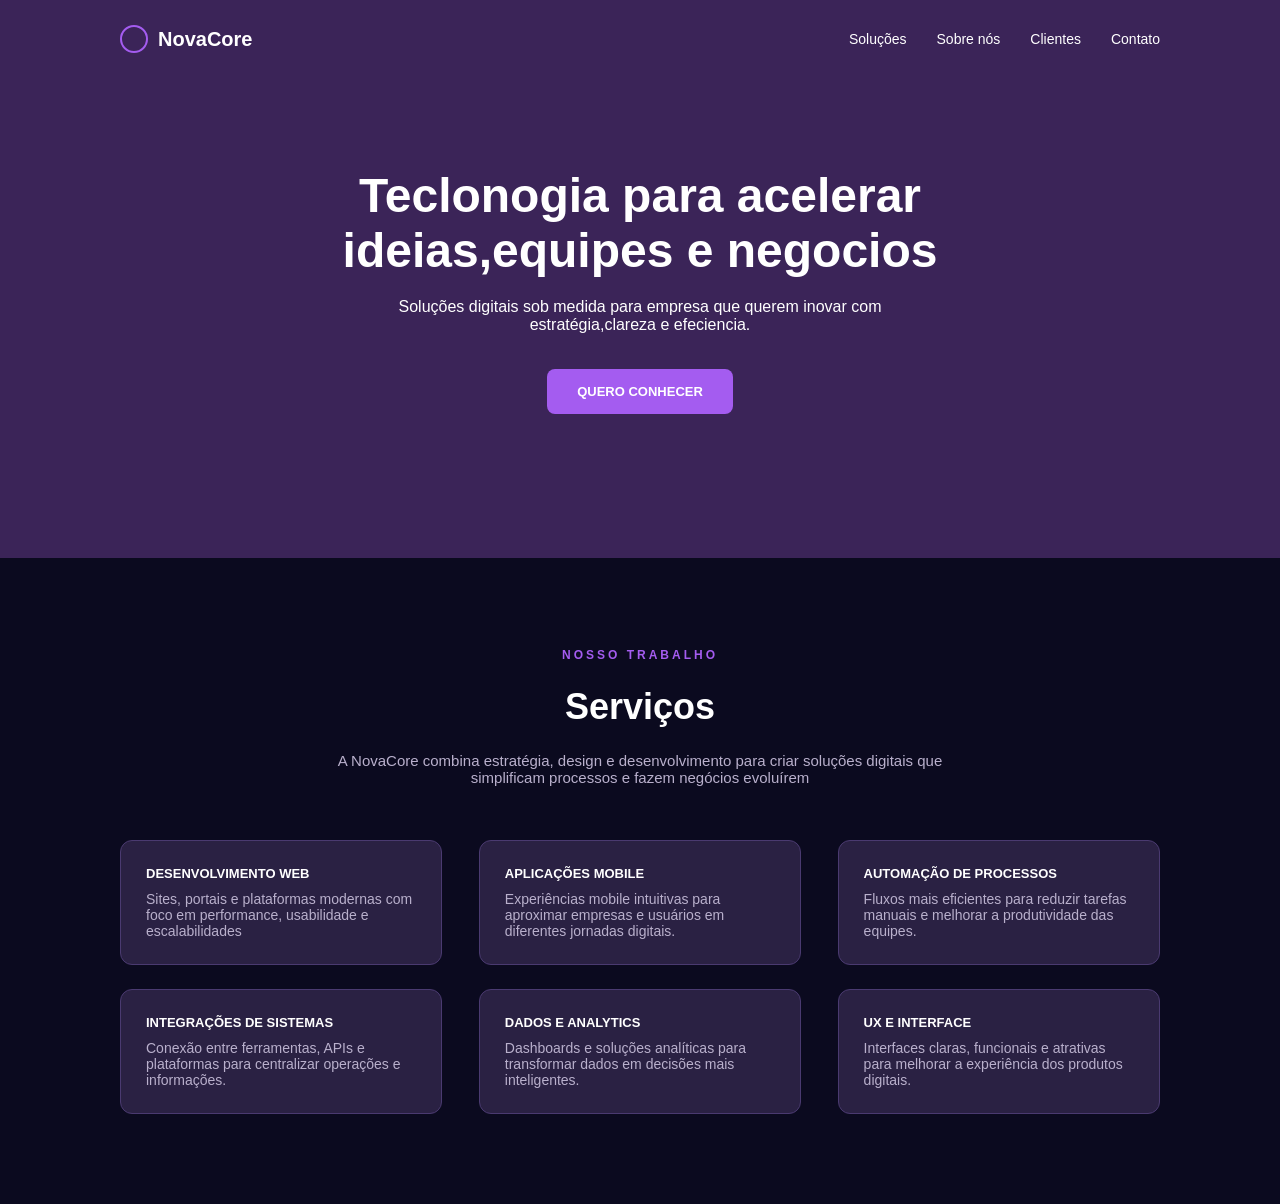
<file: index.html>
<!DOCTYPE html>
<html lang="en">
<head>
    <meta charset="UTF-8">
    <meta name="viewport" content="width=device-width, initial-scale=1.0">
    <link rel="stylesheet" href="./css/style.css">
    <title>Revisão</title>
</head>
<body>
    <h1>NovaCore</h1>
    <nav>
        <ul>
           <li><a href=#solução></a>Soluções</li>
           <li><a href=#sobre nós></a>Sobre nós</li>
           <li><a href=#Clientes></a>Clientes</li>
           <li><a href=#Contato></a>Contato</li>
        </ul>
    </nav>

    <main class="inicio">
        <h1>Teclonogia para acelerar ideias,equipes e negocios</h1>
        <p>Soluções digitais sob medida para empresa que querem inovar com estratégia,clareza e efeciencia.</p>
        <button>QUERO CONHECER</button>
        
</main>

    <section class="servicos">
        <h6>Nosso trabalho</h6>
        <h1>Serviços</h1>

        <p>A NovaCore combina estratégia, design e desenvolvimento para criar soluções digitais que simplificam processos e fazem
        negócios evoluírem</p>

     <div class="box-1">
        <h3>DESENVOLVIMENTO WEB</h3>
        <p>Sites, portais e plataformas modernas com foco em performance, usabilidade e escalabilidades</p>

     </div>
     <div class="box-2">
        <h3>APLICAÇÕES MOBILE</h3>
        <p>Experiências mobile intuitivas para aproximar empresas e usuários em diferentes jornadas digitais.</p>

     </div>
     <div class="box-3">
        <h3>AUTOMAÇÃO DE PROCESSOS</h3>
        <p>Fluxos mais eficientes para reduzir tarefas manuais e melhorar a produtividade das equipes.</p>

     </div>
     <div class="box-4">
        <h3>INTEGRAÇÕES DE SISTEMAS</h3>
        <p>Conexão entre ferramentas, APIs e plataformas para centralizar operações e informações.</p>

     </div>
     <div class="box-5">
        <h3>DADOS E ANALYTICS</h3>
        <p>Dashboards e soluções analíticas para transformar dados em decisões mais inteligentes.</p>

     </div>
     <div class="box-6">
        <h3>UX E INTERFACE</h3>
        <p>Interfaces claras, funcionais e atrativas para melhorar a experiência dos produtos digitais.</p>

     </div>



        </section>



</body>
</html>
</file>
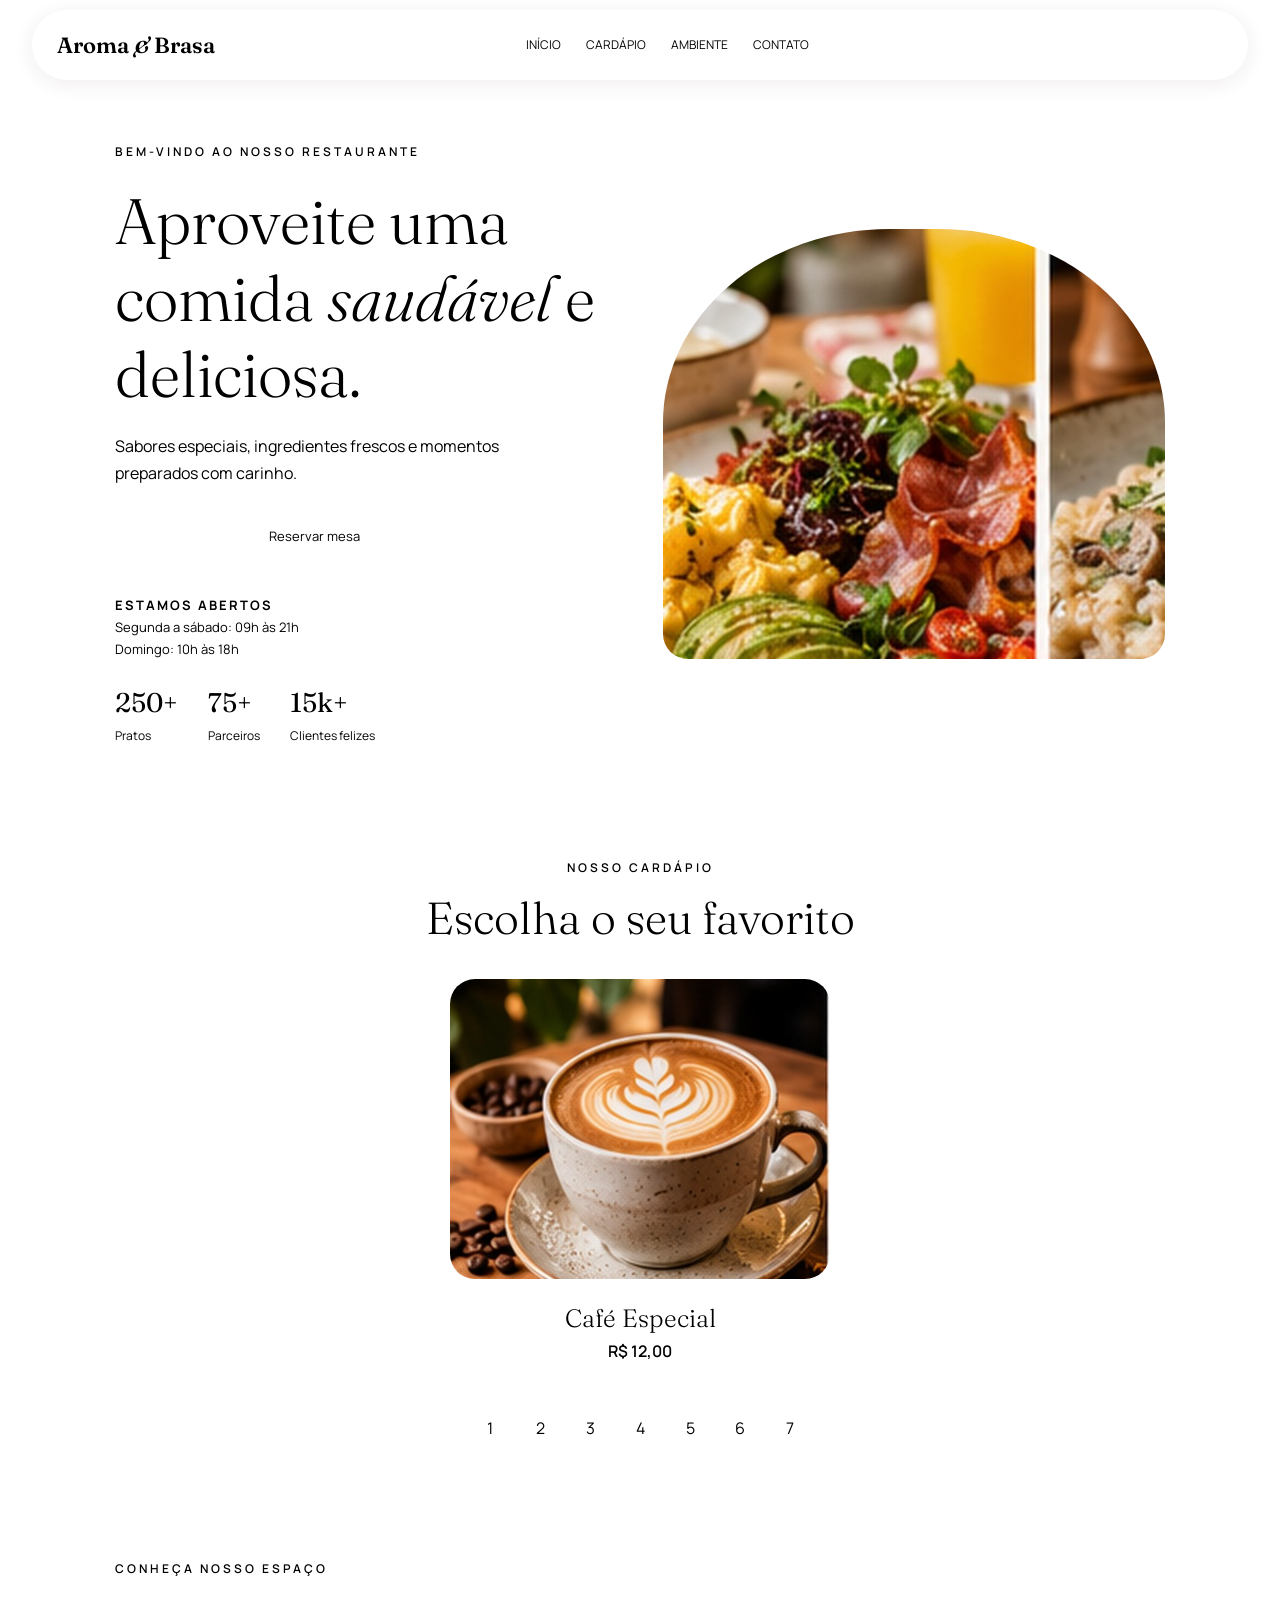
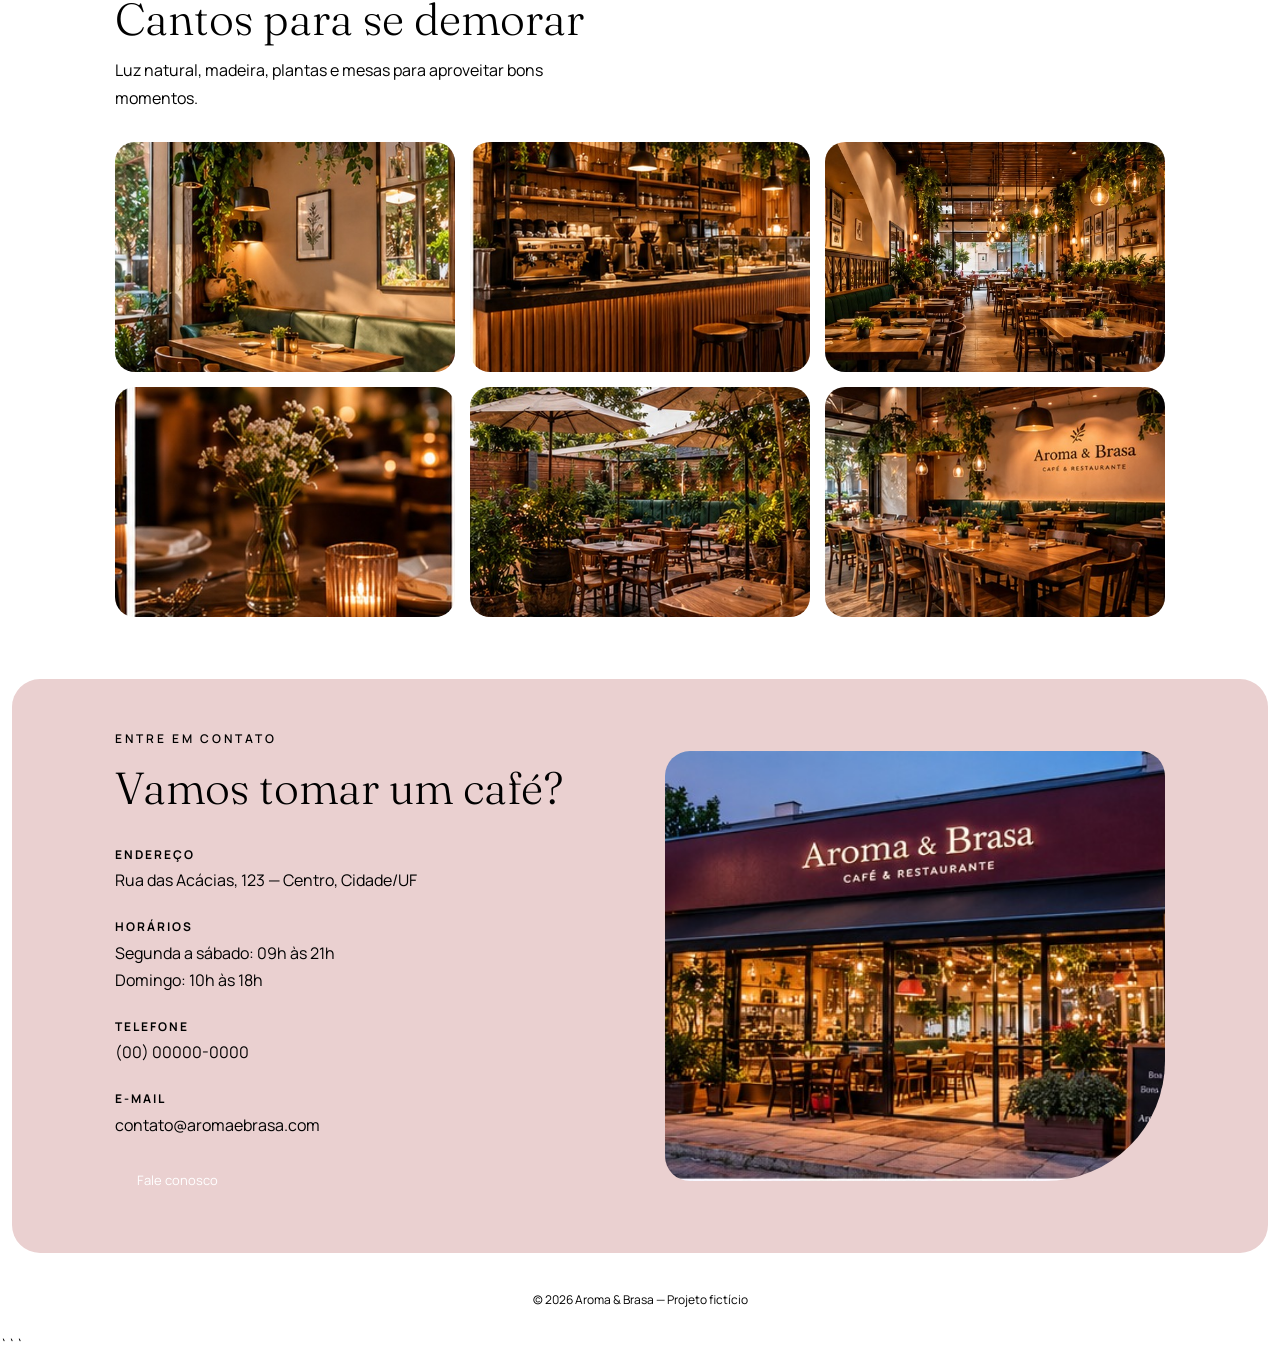
<file: vibecode.html>
<!DOCTYPE html>
<html lang="pt-BR">
<head>
    <meta charset="UTF-8">
    <meta name="viewport" content="width=device-width, initial-scale=1.0">

    <title>Aroma & Brasa — Café & Restaurante</title>

    <link href="https://fonts.googleapis.com/css2?family=Fraunces:wght@300;400;600&family=Manrope:wght@300;400;600&display=swap" rel="stylesheet">

    <link rel="stylesheet" href="css/vibecode.css">
</head>
<body>

<header>
    <a class="logo" href="#inicio">Aroma <i>&</i> Brasa</a>

    <nav>
        <a href="#inicio">Início</a>
        <a href="#cardapio">Cardápio</a>
        <a href="#ambiente">Ambiente</a>
        <a href="#contato">Contato</a>
    </nav>

    <a class="botao-header" href="#cardapio">Ver cardápio</a>
</header>

<main>

    <!-- INÍCIO -->
    <section class="hero panel" id="inicio">
        <div class="wrap">
            <div class="texto">
                <p class="tag">Bem-vindo ao nosso restaurante</p>

                <h1>
                    Aproveite uma comida
                    <i>saudável</i> e deliciosa.
                </h1>

                <p>
                    Sabores especiais, ingredientes frescos
                    e momentos preparados com carinho.
                </p>

                <div class="botoes">
                    <a class="botao principal" href="#cardapio">
                        Ver cardápio
                    </a>

                    <a class="botao" href="#contato">
                        Reservar mesa
                    </a>
                </div>

                <div class="horarios">
                    <strong>Estamos abertos</strong>
                    <p>Segunda a sábado: 09h às 21h</p>
                    <p>Domingo: 10h às 18h</p>
                </div>

                <div class="estatisticas">
                    <div>
                        <strong>250+</strong>
                        <span>Pratos</span>
                    </div>

                    <div>
                        <strong>75+</strong>
                        <span>Parceiros</span>
                    </div>

                    <div>
                        <strong>15k+</strong>
                        <span>Clientes felizes</span>
                    </div>
                </div>
            </div>

            <div class="imagem-principal">
                <img src="img/brunch_da_casa.jpg" alt="Prato especial do restaurante">
            </div>
        </div>
    </section>

    <!-- CARDÁPIO -->
    <section class="produtos panel" id="cardapio">
        <div class="wrap">
            <p class="tag">Nosso cardápio</p>
            <h2>Escolha o seu favorito</h2>

            <!-- Cada radio representa um produto -->
            <input type="radio" name="produto" id="p1" checked>
            <input type="radio" name="produto" id="p2">
            <input type="radio" name="produto" id="p3">
            <input type="radio" name="produto" id="p4">
            <input type="radio" name="produto" id="p5">
            <input type="radio" name="produto" id="p6">
            <input type="radio" name="produto" id="p7">

            <div class="carrossel">

                <div class="produto produto1">
                    <img src="img/cafe_especial.jpg" alt="Café especial">
                    <h3>Café Especial</h3>
                    <p>R$ 12,00</p>
                </div>

                <div class="produto produto2">
                    <img src="img/croissant.jpg" alt="Croissant">
                    <h3>Croissant</h3>
                    <p>R$ 14,00</p>
                </div>

                <div class="produto produto3">
                    <img src="img/brunch_da_casa.jpg" alt="Brunch da casa">
                    <h3>Brunch da Casa</h3>
                    <p>R$ 48,00</p>
                </div>

                <div class="produto produto4">
                    <img src="img/risoto_cogumelos.jpg" alt="Risoto de cogumelos">
                    <h3>Risoto de Cogumelos</h3>
                    <p>R$ 52,00</p>
                </div>

                <div class="produto produto5">
                    <img src="img/torta_chocolate.jpg" alt="Torta de chocolate">
                    <h3>Torta de Chocolate</h3>
                    <p>R$ 22,00</p>
                </div>

                <div class="produto produto6">
                    <img src="img/cha_gelado.jpg" alt="Chá gelado">
                    <h3>Chá Gelado</h3>
                    <p>R$ 11,00</p>
                </div>

                <div class="produto produto7">
                    <img src="img/pao_artesanal.jpg" alt="Pão artesanal">
                    <h3>Pão Artesanal</h3>
                    <p>R$ 16,00</p>
                </div>

            </div>

            <div class="navegacao">
                <label for="p1">1</label>
                <label for="p2">2</label>
                <label for="p3">3</label>
                <label for="p4">4</label>
                <label for="p5">5</label>
                <label for="p6">6</label>
                <label for="p7">7</label>
            </div>
        </div>
    </section>

    <!-- AMBIENTE -->
    <section class="ambiente panel" id="ambiente">
        <div class="wrap">
            <p class="tag">Conheça nosso espaço</p>
            <h2>Cantos para se demorar</h2>

            <p class="descricao">
                Luz natural, madeira, plantas e mesas para
                aproveitar bons momentos.
            </p>

            <div class="galeria">
                <img src="img/interior_janela.jpg" alt="Espaço junto à janela">
                <img src="img/balcao_cafe.jpg" alt="Balcão do café">
                <img src="img/interior_salao.jpg" alt="Salão do restaurante">
                <img src="img/mesa_detalhe.jpg" alt="Mesa decorada">
                <img src="img/terraco.jpg" alt="Terraço">
                <img src="img/salao_banco_verde.jpg" alt="Salão com banco verde">
            </div>
        </div>
    </section>

    <!-- CONTATO -->
    <section class="contato panel" id="contato">
        <div class="wrap">
            <div>
                <p class="tag">Entre em contato</p>
                <h2>Vamos tomar um café?</h2>

                <div class="informacoes">
                    <p><strong>Endereço</strong><br>
                    Rua das Acácias, 123 — Centro, Cidade/UF</p>

                    <p><strong>Horários</strong><br>
                    Segunda a sábado: 09h às 21h<br>
                    Domingo: 10h às 18h</p>

                    <p><strong>Telefone</strong><br>
                    (00) 00000-0000</p>

                    <p><strong>E-mail</strong><br>
                    contato@aromaebrasa.com</p>
                </div>

                <a class="botao principal" href="https://wa.me/5500000000000">
                    Fale conosco
                </a>
            </div>

            <img class="fachada" src="img/fachada.jpg" alt="Fachada do restaurante">
        </div>
    </section>

</main>

<footer>
    © 2026 Aroma & Brasa — Projeto fictício
</footer>

</body>
</html>
```
</file>
<file: css/style.css>
* {
  margin: 0;
  padding: 0;
  box-sizing: border-box;
}

body {
  font-family: Arial, Helvetica, sans-serif;
  background-color: #0b0a1f;
  color: white;
  display: flex;
  flex-wrap: wrap;
}


h1 {
  width: 50%;
  background-color: #3b2458;
  padding: 25px 0 25px 120px;
  font-size: 20px;
  display: flex;
  align-items: center;
}

h1::before {
  content: "";
  width: 24px;
  height: 24px;
  border: 2px solid #a45cf0;
  border-radius: 50%;
  margin-right: 10px;
}

nav {
  width: 50%;
  background-color: #3b2458;
  padding-right: 120px;
  display: flex;
  align-items: center;
  justify-content: flex-end;
}

nav ul {
  display: flex;
  list-style: none;
}

nav li {
  margin-left: 30px;
  font-size: 14px;
}


.inicio {
  width: 100%;
  height: 480px;
  background-color: #3b2458;
  text-align: center;
  padding-top: 90px;
}

.inicio h1 {
  width: 700px;
  background-color: transparent;
  padding: 0;
  margin: 0 auto;
  display: block;
  font-size: 48px;
}

.inicio h1::before {
  display: none;
}

.inicio p {
  width: 550px;
  margin: 20px auto;
  font-size: 16px;
}

button {
  background-color: #a45cf0;
  color: white;
  border: none;
  border-radius: 8px;
  padding: 15px 30px;
  margin-top: 15px;
  font-size: 13px;
  font-weight: bold;
  cursor: pointer;
}


.servicos {
  width: 100%;
  display: flex;
  flex-wrap: wrap;
  justify-content: space-between;
  gap: 24px;
  padding: 90px 120px;
  text-align: center;
}

.servicos h6 {
  width: 100%;
  color: #a45cf0;
  font-size: 12px;
  letter-spacing: 3px;
  text-transform: uppercase;
}

.servicos h1 {
  width: 100%;
  background-color: transparent;
  padding: 0;
  display: block;
  font-size: 36px;
}

.servicos h1::before {
  display: none;
}

.servicos p {
  width: 100%;
  padding: 0 200px;
  margin-bottom: 30px;
  font-size: 15px;
  color: #b9b0cc;
}

.box-1 {
  width: 31%;
  background-color: #2a2143;
  border: 1px solid #4a3a70;
  border-radius: 12px;
  padding: 25px;
  text-align: left;
}

.box-2 {
  width: 31%;
  background-color: #2a2143;
  border: 1px solid #4a3a70;
  border-radius: 12px;
  padding: 25px;
  text-align: left;
}

.box-3 {
  width: 31%;
  background-color: #2a2143;
  border: 1px solid #4a3a70;
  border-radius: 12px;
  padding: 25px;
  text-align: left;
}

.box-4 {
  width: 31%;
  background-color: #2a2143;
  border: 1px solid #4a3a70;
  border-radius: 12px;
  padding: 25px;
  text-align: left;
}

.box-5 {
  width: 31%;
  background-color: #2a2143;
  border: 1px solid #4a3a70;
  border-radius: 12px;
  padding: 25px;
  text-align: left;
}

.box-6 {
  width: 31%;
  background-color: #2a2143;
  border: 1px solid #4a3a70;
  border-radius: 12px;
  padding: 25px;
  text-align: left;
}

.servicos h3 {
  font-size: 13px;
  margin-bottom: 10px;
}

.servicos div p {
  width: 100%;
  padding: 0;
  margin: 0;
  font-size: 14px;
}


@media (max-width: 900px) {
  h1, nav {
    width: 100%;
    padding: 15px 20px;
  }

  nav ul {
    flex-wrap: wrap;
  }

  .inicio h1, .inicio p {
    width: 90%;
  }

  .servicos p {
    padding: 0;
  }

  .inicio h1 {
    font-size: 30px;
  }

  .servicos {
    padding: 50px 20px;
  }

  .box-1, .box-2, .box-3, .box-4, .box-5, .box-6 {
    width: 100%;
  }
}
</file>
<file: css/vibecode.css>
```css
/* CORES E CONFIGURAÇÕES */
:root {
    --vinho: #5B1F2E;
    --rosa: #8A3F52;
    --creme: #FFFAF3;
    --verde: #E6F1E1;
    --verde2: #BCD6B8;
    --areia: #F1E6D6;
}

* {
    margin: 0;
    padding: 0;
    box-sizing: border-box;
}

html {
    scroll-behavior: smooth;
    scroll-padding-top: 100px;
}

body {
    font-family: 'Manrope', sans-serif;
    background: var(--verde2);
    color: var(--vinho);
    line-height: 1.7;
}

a {
    color: inherit;
    text-decoration: none;
}

h1, h2, h3 {
    font-family: 'Fraunces', Georgia, serif;
    font-weight: 300;
    line-height: 1.2;
}

h2 {
    font-size: 2.8rem;
}

.panel {
    margin: 12px;
    border-radius: 28px;
    overflow: hidden;
}

.wrap {
    max-width: 1100px;
    margin: auto;
    padding: 50px 25px;
}

.tag {
    color: var(--rosa);
    text-transform: uppercase;
    letter-spacing: 3px;
    font-size: 12px;
    font-weight: 600;
}

/* CABEÇALHO */
header {
    position: sticky;
    top: 10px;
    z-index: 10;
    margin: 10px auto;
    width: 95%;
    padding: 15px 25px;
    border-radius: 40px;
    background: var(--creme);
    display: flex;
    justify-content: space-between;
    align-items: center;
    gap: 20px;
    box-shadow: 0 4px 20px #5B1F2E15;
}

.logo {
    font-family: 'Fraunces', serif;
    font-size: 22px;
    font-weight: 600;
    white-space: nowrap;
}

.logo i, h1 i, h2 i {
    color: var(--rosa);
}

nav {
    display: flex;
    gap: 25px;
}

nav a {
    font-size: 12px;
    text-transform: uppercase;
    transition: color .3s;
}

nav a:hover {
    color: var(--rosa);
}

.botao-header {
    background: var(--vinho);
    color: white;
    padding: 10px 18px;
    border-radius: 30px;
    font-size: 12px;
}

/* BOTÕES */
.botoes {
    display: flex;
    flex-wrap: wrap;
    gap: 12px;
    margin-top: 25px;
}

.botao {
    display: inline-block;
    padding: 12px 22px;
    border: 1px solid var(--vinho);
    border-radius: 30px;
    font-size: 13px;
    transition: .3s;
}

.botao:hover {
    background: var(--rosa);
    color: white;
    transform: translateY(-3px);
}

.principal {
    background: var(--vinho);
    color: white;
}

/* INÍCIO */
.hero {
    background: linear-gradient(135deg, var(--creme), var(--verde));
}

.hero .wrap {
    display: grid;
    grid-template-columns: 1fr 1fr;
    align-items: center;
    gap: 45px;
    min-height: 650px;
}

h1 {
    font-size: clamp(40px, 5vw, 65px);
    margin: 20px 0;
}

.texto > p:not(.tag) {
    max-width: 450px;
}

.horarios {
    margin-top: 35px;
    font-size: 13px;
}

.horarios strong {
    text-transform: uppercase;
    letter-spacing: 2px;
}

.estatisticas {
    display: flex;
    flex-wrap: wrap;
    gap: 30px;
    margin-top: 20px;
}

.estatisticas div {
    display: flex;
    flex-direction: column;
}

.estatisticas strong {
    font-family: 'Fraunces', serif;
    font-size: 27px;
    font-weight: 400;
}

.estatisticas span {
    font-size: 12px;
    color: var(--rosa);
}

.imagem-principal {
    height: 430px;
    overflow: hidden;
    border-radius: 45% 45% 25px 25px;
}

.imagem-principal img {
    width: 100%;
    height: 100%;
    object-fit: cover;
}

/* CARDÁPIO */
.produtos {
    background: linear-gradient(135deg, var(--rosa), #A5606E);
    color: var(--creme);
    text-align: center;
}

.produtos .tag {
    color: var(--verde);
}

.produtos h2 {
    margin: 12px 0 35px;
}

.produtos input {
    position: absolute;
    opacity: 0;
}

.carrossel {
    position: relative;
    max-width: 380px;
    margin: auto;
    min-height: 410px;
}

.produto {
    display: none;
    animation: aparecer .5s ease;
}

.produto img {
    width: 100%;
    height: 300px;
    object-fit: cover;
    border-radius: 25px;
}

.produto h3 {
    font-size: 25px;
    margin-top: 15px;
}

.produto p {
    font-weight: 600;
    margin-top: 5px;
}

#p1:checked ~ .carrossel .produto1,
#p2:checked ~ .carrossel .produto2,
#p3:checked ~ .carrossel .produto3,
#p4:checked ~ .carrossel .produto4,
#p5:checked ~ .carrossel .produto5,
#p6:checked ~ .carrossel .produto6,
#p7:checked ~ .carrossel .produto7 {
    display: block;
}

.navegacao {
    display: flex;
    justify-content: center;
    gap: 12px;
    margin-top: 20px;
}

.navegacao label {
    display: grid;
    place-items: center;
    width: 38px;
    height: 38px;
    border: 1px solid var(--creme);
    border-radius: 50%;
    cursor: pointer;
    transition: .3s;
}

.navegacao label:hover {
    background: var(--creme);
    color: var(--vinho);
}

/* GALERIA */
.ambiente {
    background: var(--creme);
}

.ambiente h2 {
    margin: 12px 0;
}

.descricao {
    max-width: 500px;
    color: var(--rosa);
}

.galeria {
    display: grid;
    grid-template-columns: repeat(3, 1fr);
    gap: 15px;
    margin-top: 30px;
}

.galeria img {
    width: 100%;
    height: 230px;
    object-fit: cover;
    border-radius: 20px;
    transition: transform .4s;
}

.galeria img:hover {
    transform: scale(1.03);
}

/* CONTATO */
.contato {
    background: #EAD0D0;
}

.contato .wrap {
    display: grid;
    grid-template-columns: 1fr 1fr;
    gap: 50px;
    align-items: center;
}

.contato h2 {
    margin: 12px 0 25px;
}

.informacoes p {
    margin: 18px 0;
}

.informacoes strong {
    font-size: 12px;
    text-transform: uppercase;
    letter-spacing: 2px;
}

.fachada {
    width: 100%;
    height: 430px;
    object-fit: cover;
    border-radius: 25px 25px 120px 25px;
}

/* RODAPÉ */
footer {
    text-align: center;
    padding: 25px;
    font-size: 12px;
    color: var(--vinho);
}

/* ANIMAÇÕES */
@keyframes aparecer {
    from {
        opacity: 0;
        transform: translateY(15px);
    }

    to {
        opacity: 1;
        transform: translateY(0);
    }
}

.hero .texto,
.imagem-principal {
    animation: aparecer .8s ease;
}

@supports (animation-timeline: view()) {
    .ambiente .galeria img,
    .contato .informacoes {
        animation: aparecer linear both;
        animation-timeline: view();
        animation-range: entry 0% entry 40%;
    }
}

/* CELULAR E TABLET */
@media (max-width: 800px) {
    header {
        flex-wrap: wrap;
        justify-content: center;
    }

    nav {
        order: 3;
        width: 100%;
        justify-content: center;
        flex-wrap: wrap;
        gap: 15px;
    }

    .hero .wrap,
    .contato .wrap {
        grid-template-columns: 1fr;
    }

    .hero .wrap {
        min-height: auto;
    }

    .imagem-principal {
        height: 320px;
    }

    .galeria {
        grid-template-columns: repeat(2, 1fr);
    }

    .fachada {
        height: 320px;
    }
}

@media (max-width: 480px) {
    h2 {
        font-size: 35px;
    }

    .wrap {
        padding: 35px 18px;
    }

    .botao-header {
        display: none;
    }

    .galeria {
        grid-template-columns: 1fr;
    }

    .galeria img {
        height: 250px;
    }

    .estatisticas {
        gap: 18px;
    }

    .produto img {
        height: 260px;
    }

    .carrossel {
        min-height: 370px;
    }
}

/* RESPEITA QUEM PREFERE MENOS ANIMAÇÕES */
@media (prefers-reduced-motion: reduce) {
    *,
    *::before,
    *::after {
        animation: none !important;
        transition: none !important;
        scroll-behavior: auto !important;
    }
}
```
</file>
